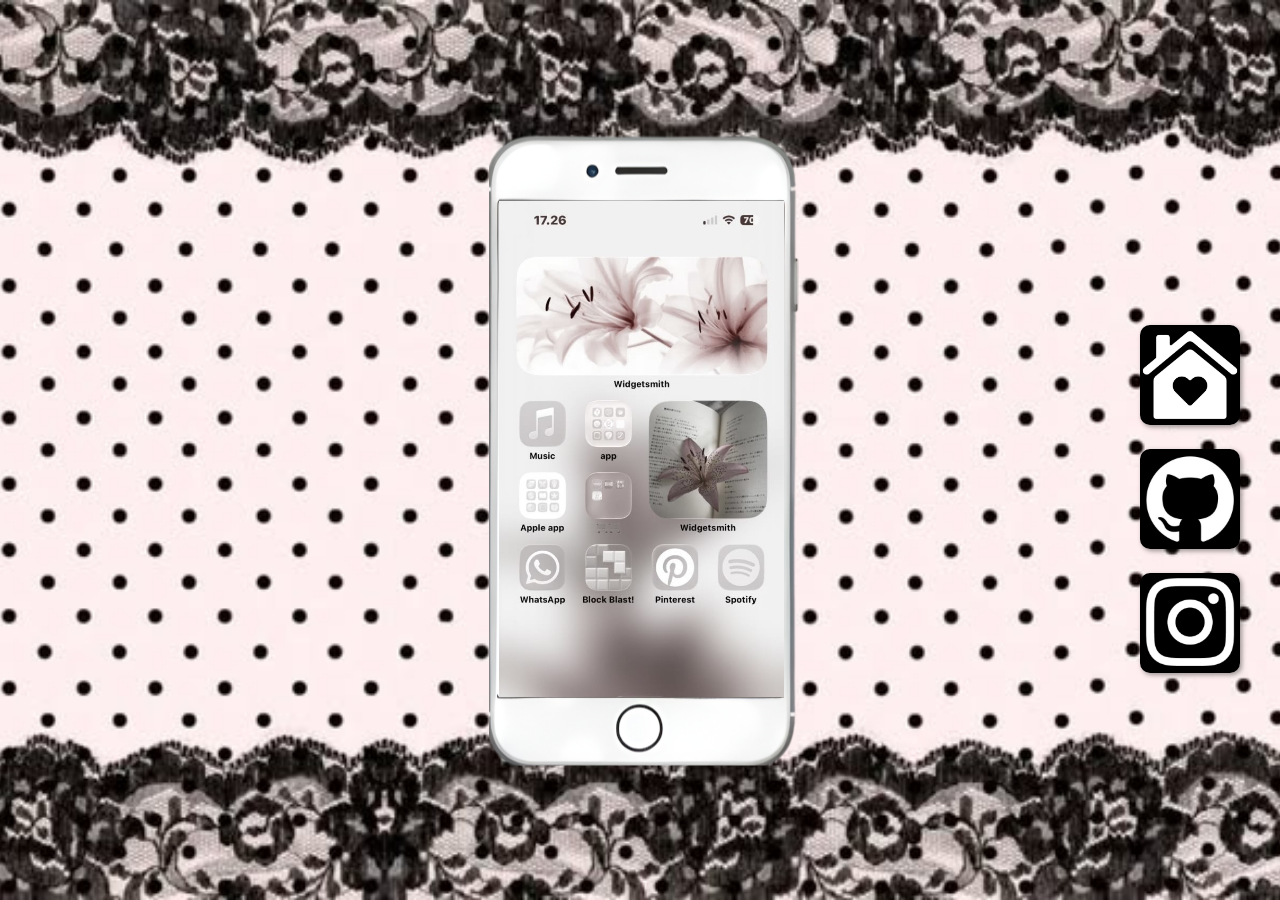
<file: index.html>
<!DOCTYPE html>
<html lang="pt-br">
<head>
    <meta charset="UTF-8">
    <meta name="viewport" content="width=device-width, initial-scale=1.0">
    <link rel="shortcut icon" href="favicon.ico" type="image/x-icon">
    <link rel="stylesheet" href="estilos/style.css">
    <title>Projeto Redes Sociais</title>
</head>
<body>
    <main>
        <section id="telefone">
            <iframe src="home.html" name="tela" id="tela" frameborder="0"> 
                Seu navegador não é compatível com isso
            </iframe>
        </section>
        <section id="redes-sociais">
            <a href="home.html" target="tela"><img src="imagens/logo-home.jpg" alt=""></a><br>
            <a href="github.html" target="tela"><img src="imagens/logo-github.jpg" alt=""></a><br>
            <a href="instagram.html" target="tela"><img src="imagens/logo-insta.jpg" alt=""></a><br>
        </section>
    </main>
</body>
</html>
</file>
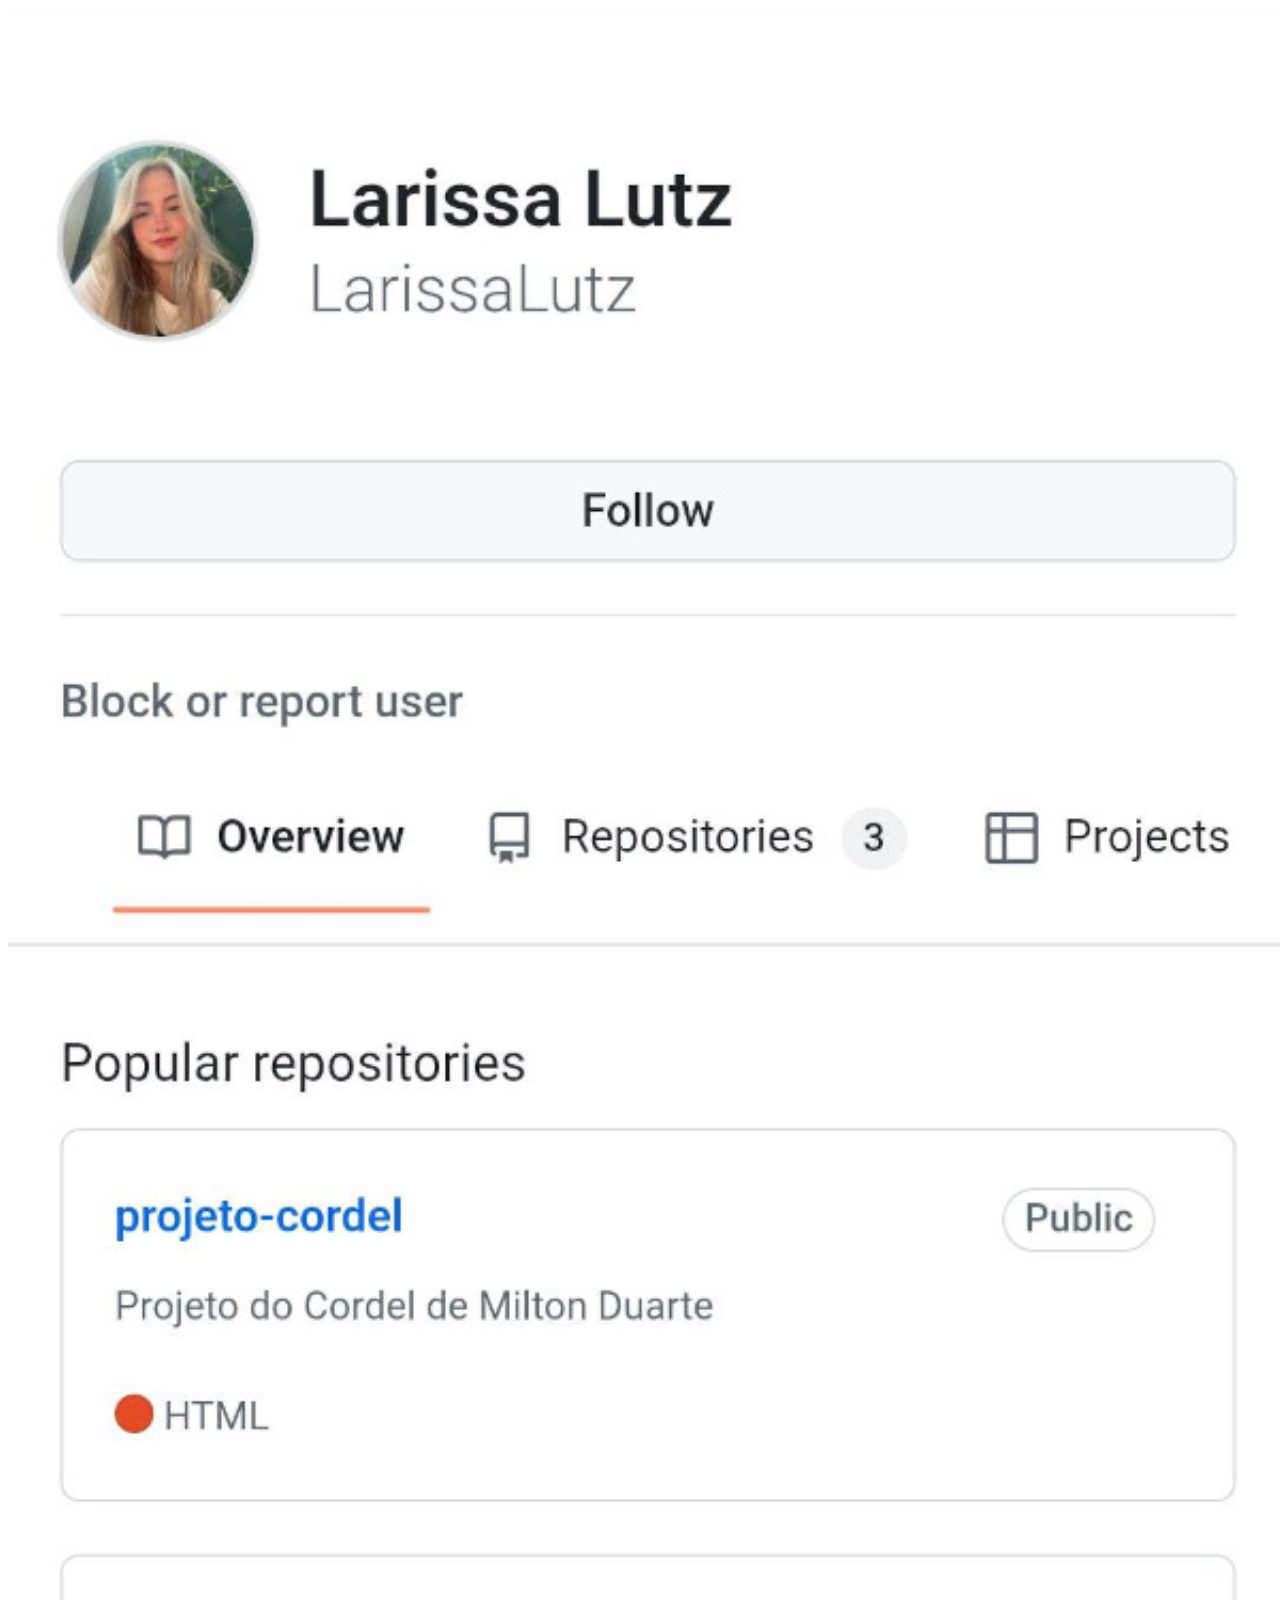
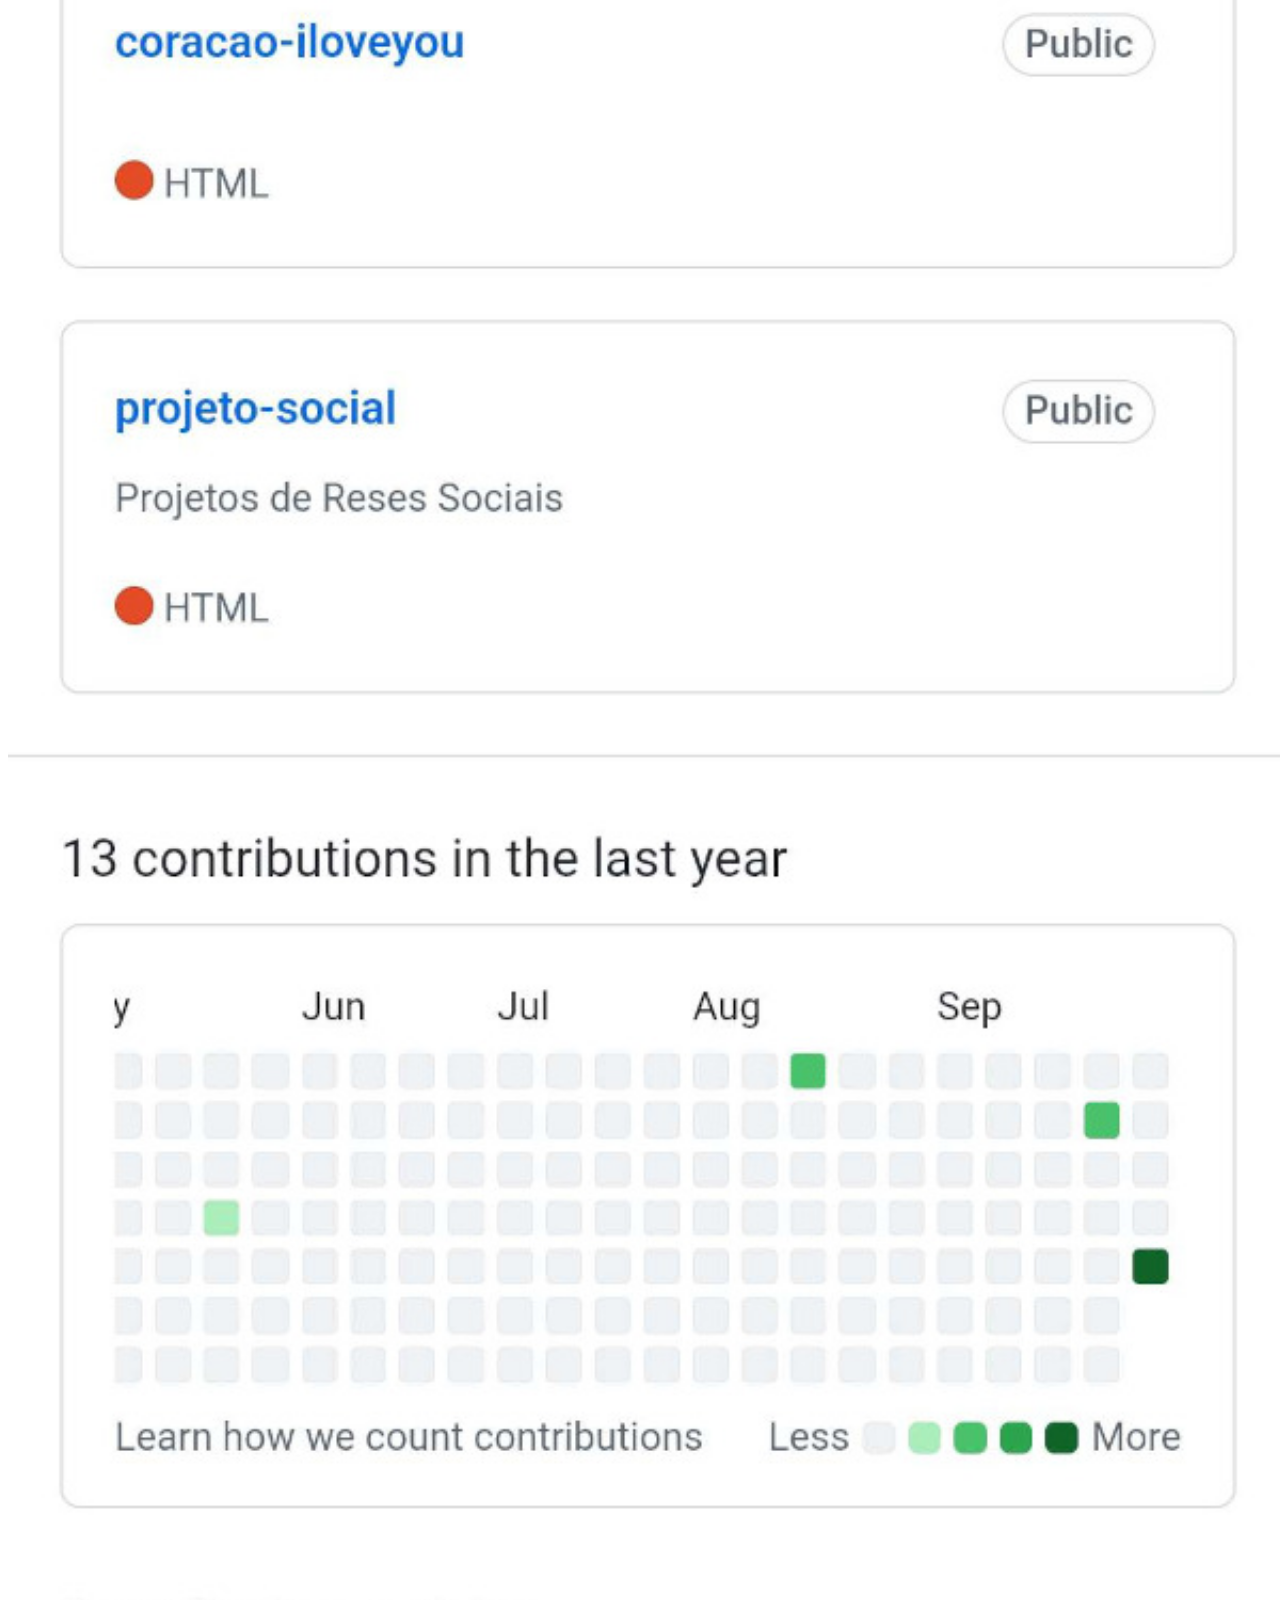
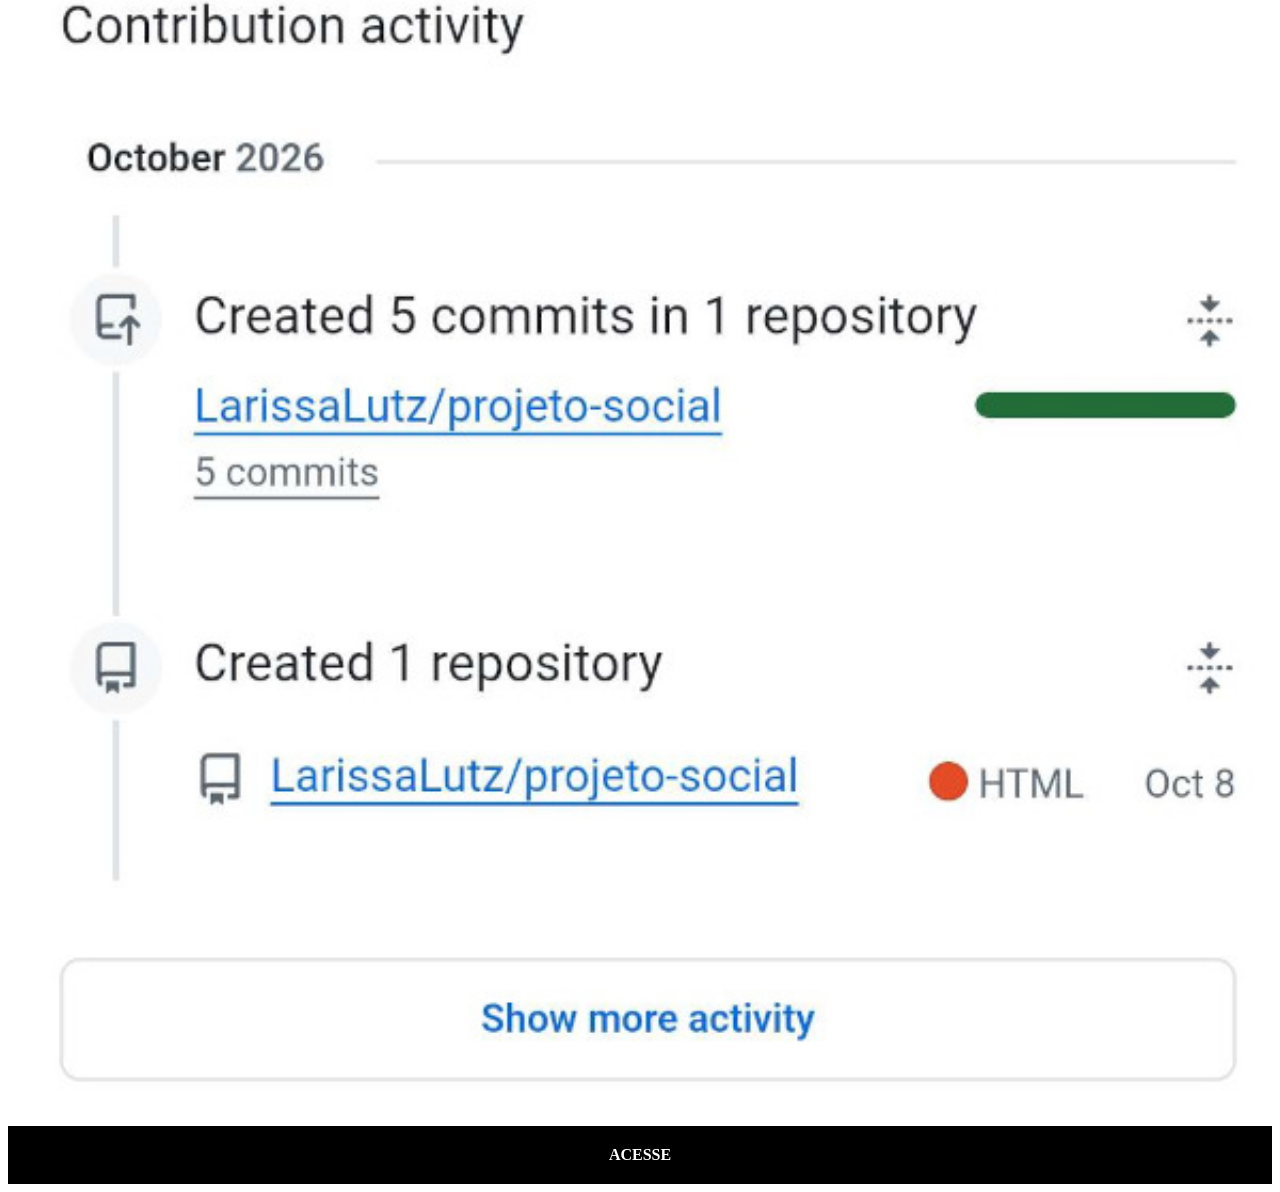
<file: github.html>
<!DOCTYPE html>
<html lang="pt-br">
<head>
    <meta charset="UTF-8">
    <meta name="viewport" content="width=device-width, initial-scale=1.0">
    <title>Document</title>
    <link rel="stylesheet" href="estilos/social.css">
</head>
<body>

    <img src="imagens/tela-github.jpg" alt="github">
    <a href="https://github.com/LarissaLutz" target="_blank">ACESSE</a>
    
</body>
</html>
</file>
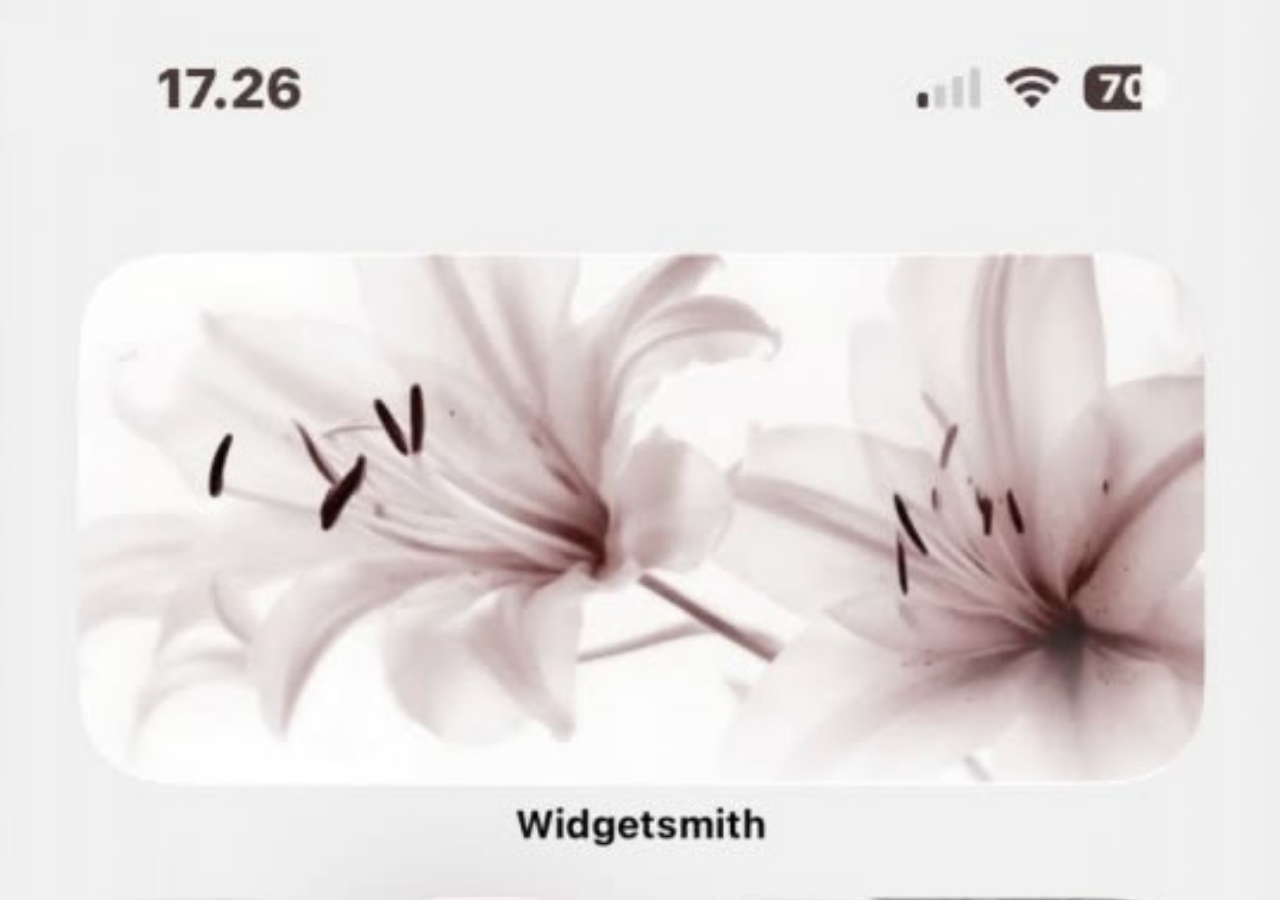
<file: home.html>
<!DOCTYPE html>
<html lang="pt-br">
<head>
    <meta charset="UTF-8">
    <meta name="viewport" content="width=device-width, initial-scale=1.0">
    <title>Home</title>
</head>
<body>
    <style>
        * {
            margin: 0px;
            padding: 0px;
        }

        body {
            width: 100vw;
            height: 100vh;
            background: black url('imagens/tela-home.jpg') no-repeat top center ;
            background-size: cover;
        }
    </style>
</body>
</html>
</file>
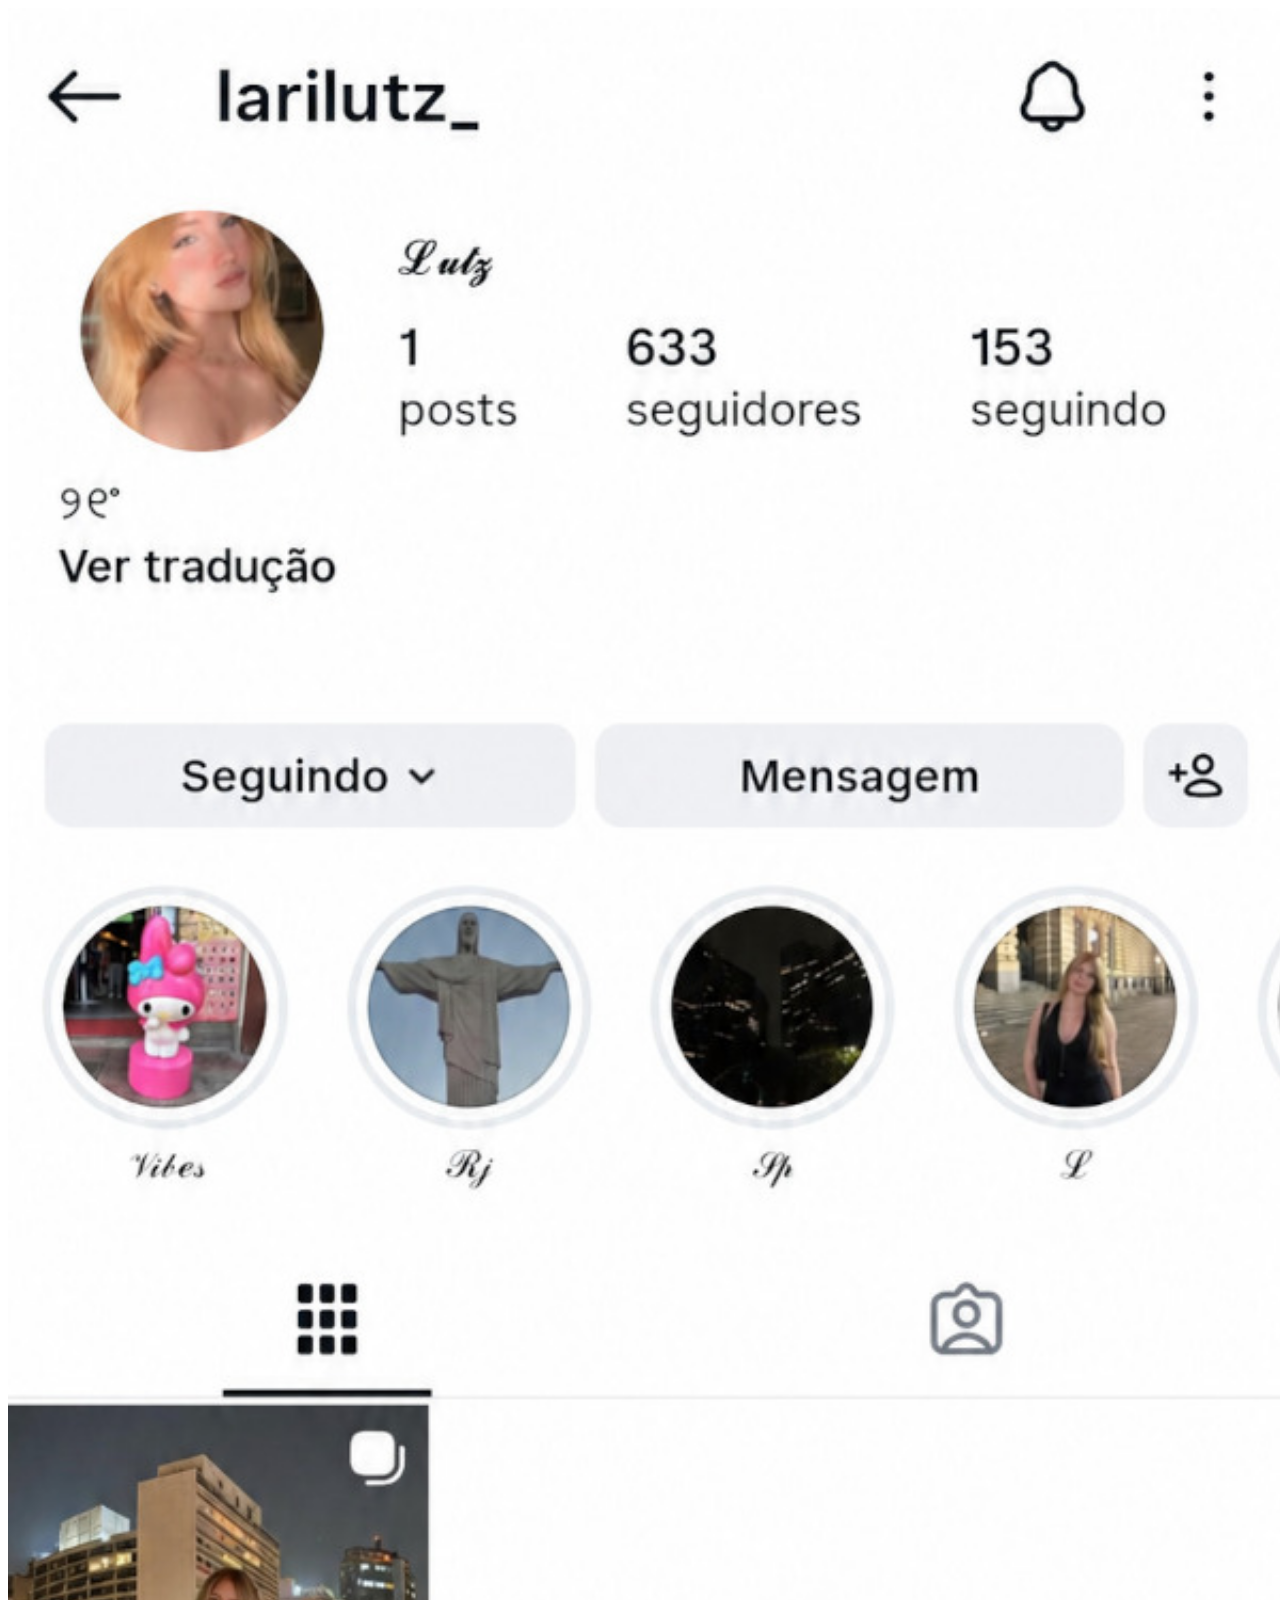
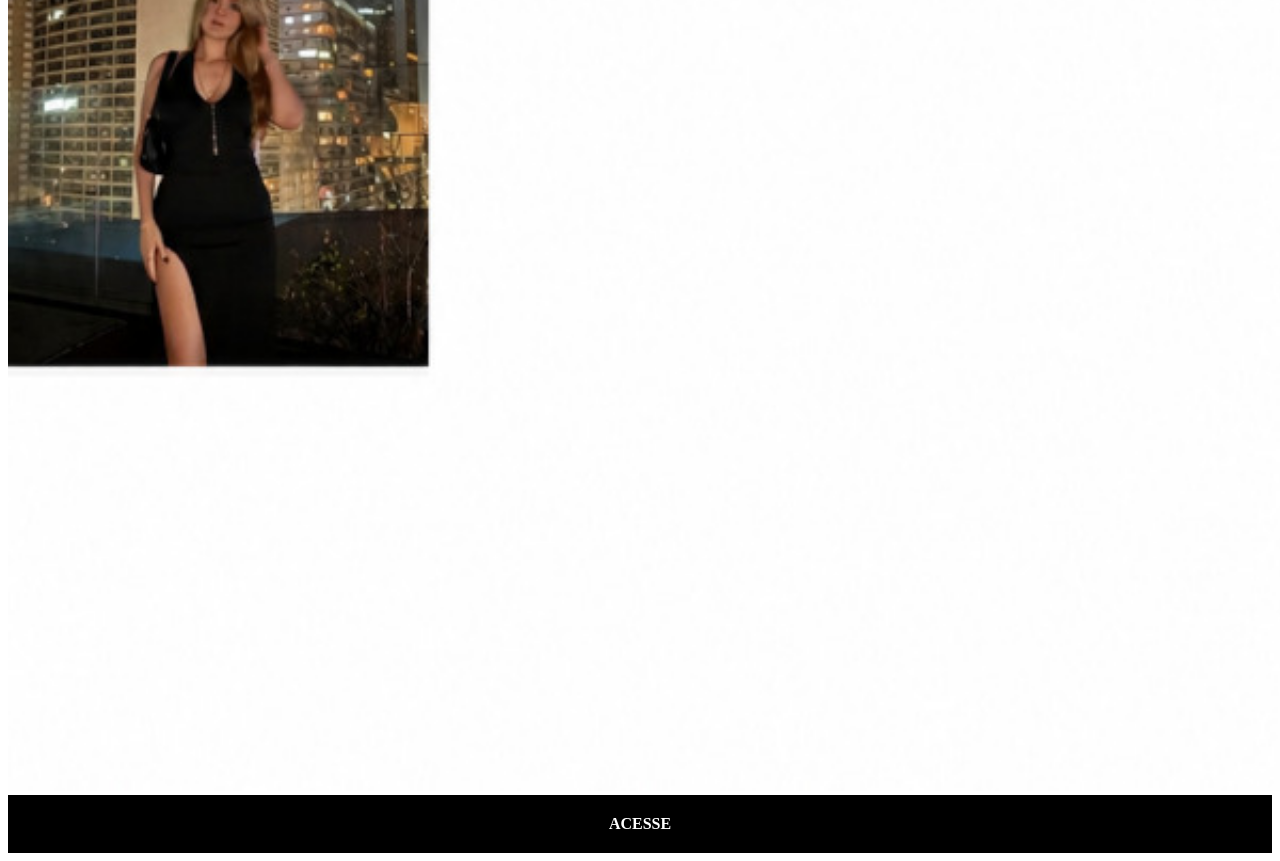
<file: instagram.html>
<!DOCTYPE html>
<html lang="pt-br">
<head>
    <meta charset="UTF-8">
    <meta name="viewport" content="width=device-width, initial-scale=1.0">
    <title>Document</title>
    <link rel="stylesheet" href="estilos/social.css">
</head>
<body>
    <img src="imagens/tela-insta.jpg" alt="Instagram">
    <a href="https://www.instagram.com/larilutz_/" target="_blank">ACESSE</a>
</body>
</html>
</file>
<file: estilos/style.css>
@charset "UTF-8";

* {
    margin: 0px;
    padding: 0px;
    font-family: Arial, Helvetica, sans-serif;
}

html, body {
    height: 100vh;
    width: 100vw;
    background-color: black;
}

body {
    background: url('../imagens/fundo-bola.jpg') no-repeat top center;
    background-size: cover;
    background-attachment: fixed;
}

main {
    height: 100vh;
    position: relative;
}

section#telefone {
    position: absolute;
    top: 50%;
    left: 50%;
    transform: translate(-50%, -50%);

    height: 633px;
    width: 318px;
    
    background: url('../imagens/frame-iphone.png') no-repeat;
 }

 iframe#tela {
    position: relative;
    top: 67px;
    left: 18px;
    width: 285px;
    height: 497px;
 }

 #redes-sociais {
    position: absolute;
    right: 30px;
    top: 35%;
}

 section#redes-sociais img {
    width: 100px;
    margin: 10px;
    border-radius: 10px;
    box-shadow: 2px 2px 5px rgba(0, 0, 0, 0.397);
    box-sizing: border-box;
 }

 section#redes-sociais img:hover {
    border: 2px solid rgba(255, 255, 255, 0.733);
    transform: translate(-3px, -3px);
    box-shadow: 5px 5px 10px rgba(0, 0, 0, 0.568);
    transition: transform 0.5s, border 1s;
 }
</file>
<file: estilos/social.css>
@charset "UTF-8"

     * {
            margin: 0px;
            padding: 0px;
            font-family: Arial, Helvetica, sans-serif;
        }

        ::-webkit-scrollbar {
            width: 0px;
            height: 0px;
        }

        img {
            width: 100vw;
        }

        a {
            display: block;
            background-color: black;
            color: white;
            padding: 20px;
            text-align: center;
            font-weight: bolder;
            text-decoration: none;
        }

        a:hover {
            background-color: darkgray;
        }
</file>
